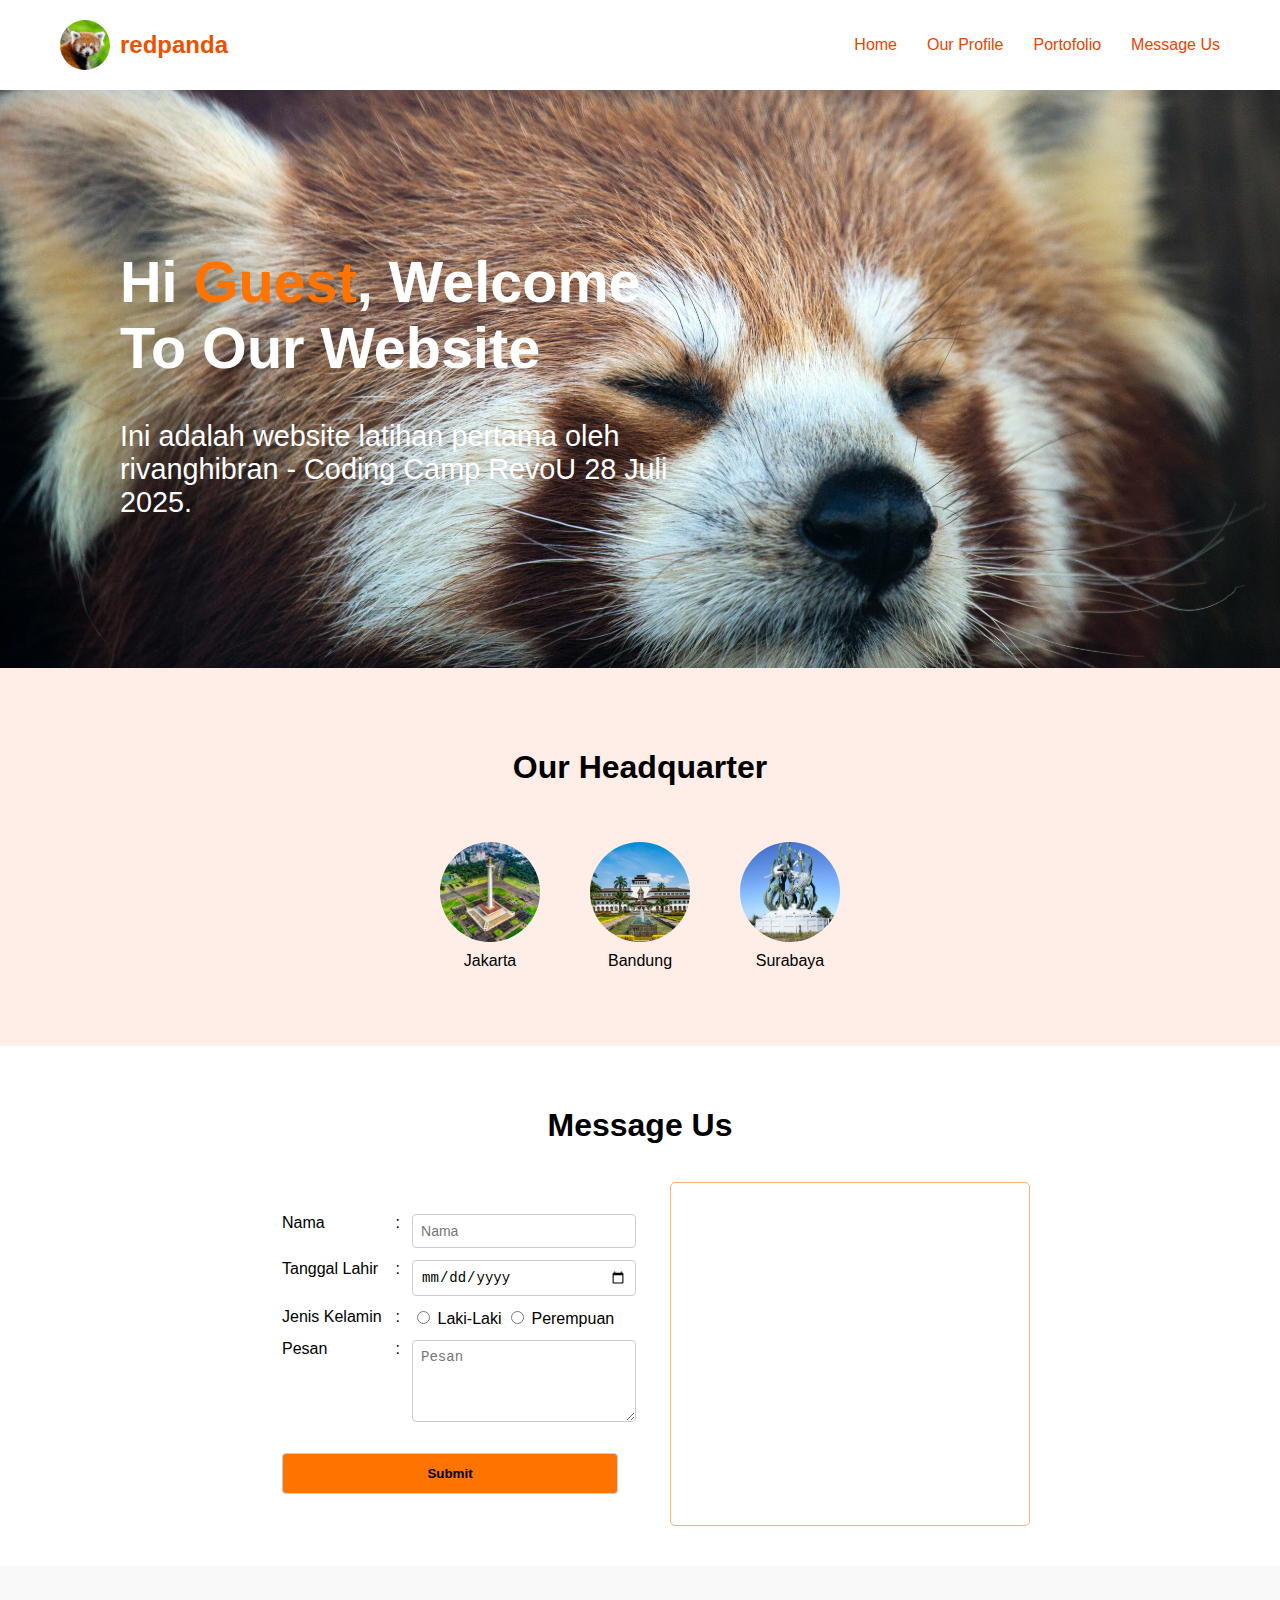
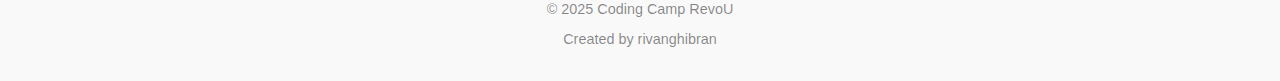
<file: index.html>
<!DOCTYPE html>
<html lang="en">
<head>
    <meta charset="UTF-8">
    <meta name="viewport" content="width=device-width, initial-scale=1.0">
    <title>redpanda</title>
    <!-- <script src="https://cdn.jsdelivr.net/npm/@tailwindcss/browser@4"></script> -->
    <link rel="stylesheet" href="css/style.css">
</head>
<body>
    <header>
        <nav class="navbar">
            <a href="#"class="logo"><img href="#" class="logoimg" src="img/rplogo.png" alt="logo">redpanda</a>
            <ul>
                <li><a href="#">Home</a></li>
                <li><a href="profile.html">Our Profile</a></li>
                <li><a href="#">Portofolio</a></li>
                <li><a href="#message">Message Us</a></li>
            </ul>
        </nav>
    </header>
    <!-- <hr> -->
    <main>
        <section class="firstsect" id="home">
            <div class="welcoming">
                <h1>Hi <span class="welcomename" id="welcomename"></span>, Welcome To Our Website</h1>
                <p>Ini adalah website latihan pertama oleh rivanghibran - Coding Camp RevoU 28 Juli 2025.</p>
            </div>
        </section>
        <section class="secondsect" id="profile">
            <h1>Our Headquarter</h1>
            <br>
            <ul>
                <li><img src="img/monas.jpg" alt="monas">Jakarta</li>
                <li><img src="img/bdg.jpg" alt="bandung">Bandung</li>
                <li><img src="img/surabaya.jpg" alt="surabaya">Surabaya</li>
            </ul>
        </section>
        <section class="thirdsect" id="message">
            <h1>Message Us</h1>
            <br>
            <div class="form-container">
            <form id="messageForm">
                <table>
                <tr>
                    <td><label for="name">Nama</label></td>
                    <td>:</td>
                    <td><input type="text" id="name" name="name" placeholder="Nama" required></td>
                </tr>
                <tr>
                    <td><label for="tanggallahir">Tanggal Lahir</label></td>
                    <td>:</td>
                    <td><input type="date" id="tanggallahir" name="tanggallahir" required></td>
                </tr>
                <tr>
                    <td><label>Jenis Kelamin</label></td>
                    <td>:</td>
                    <td>
                    <input type="radio" id="laki-laki" name="jeniskelamin" value="Laki - Laki" required>
                    <label for="laki-laki">Laki-Laki</label>
                    <input type="radio" id="perempuan" name="jeniskelamin" value="Perempuan">
                    <label for="perempuan">Perempuan</label>
                    </td>
                </tr>
                <tr>
                    <td><label for="pesan">Pesan</label></td>
                    <td>:</td>
                    <td><textarea id="pesan" name="pesan" rows="4" placeholder="Pesan" required></textarea></td>
                </tr>
                <tr>
                    <td colspan="3" style="text-align: center;"><button type="submit">Submit</button></td>
                </tr>
                </table>
            </form>

            <div class="result">
                <div id="result-form"></div>
            </div>
            </div>
        </section>
    </main>
    <footer>
        <p>&copy; 2025 Coding Camp RevoU</p>
        <p>Created by rivanghibran</p>
    </footer>
    <script src="js/script.js"></script>
</body>
</html>
</file>
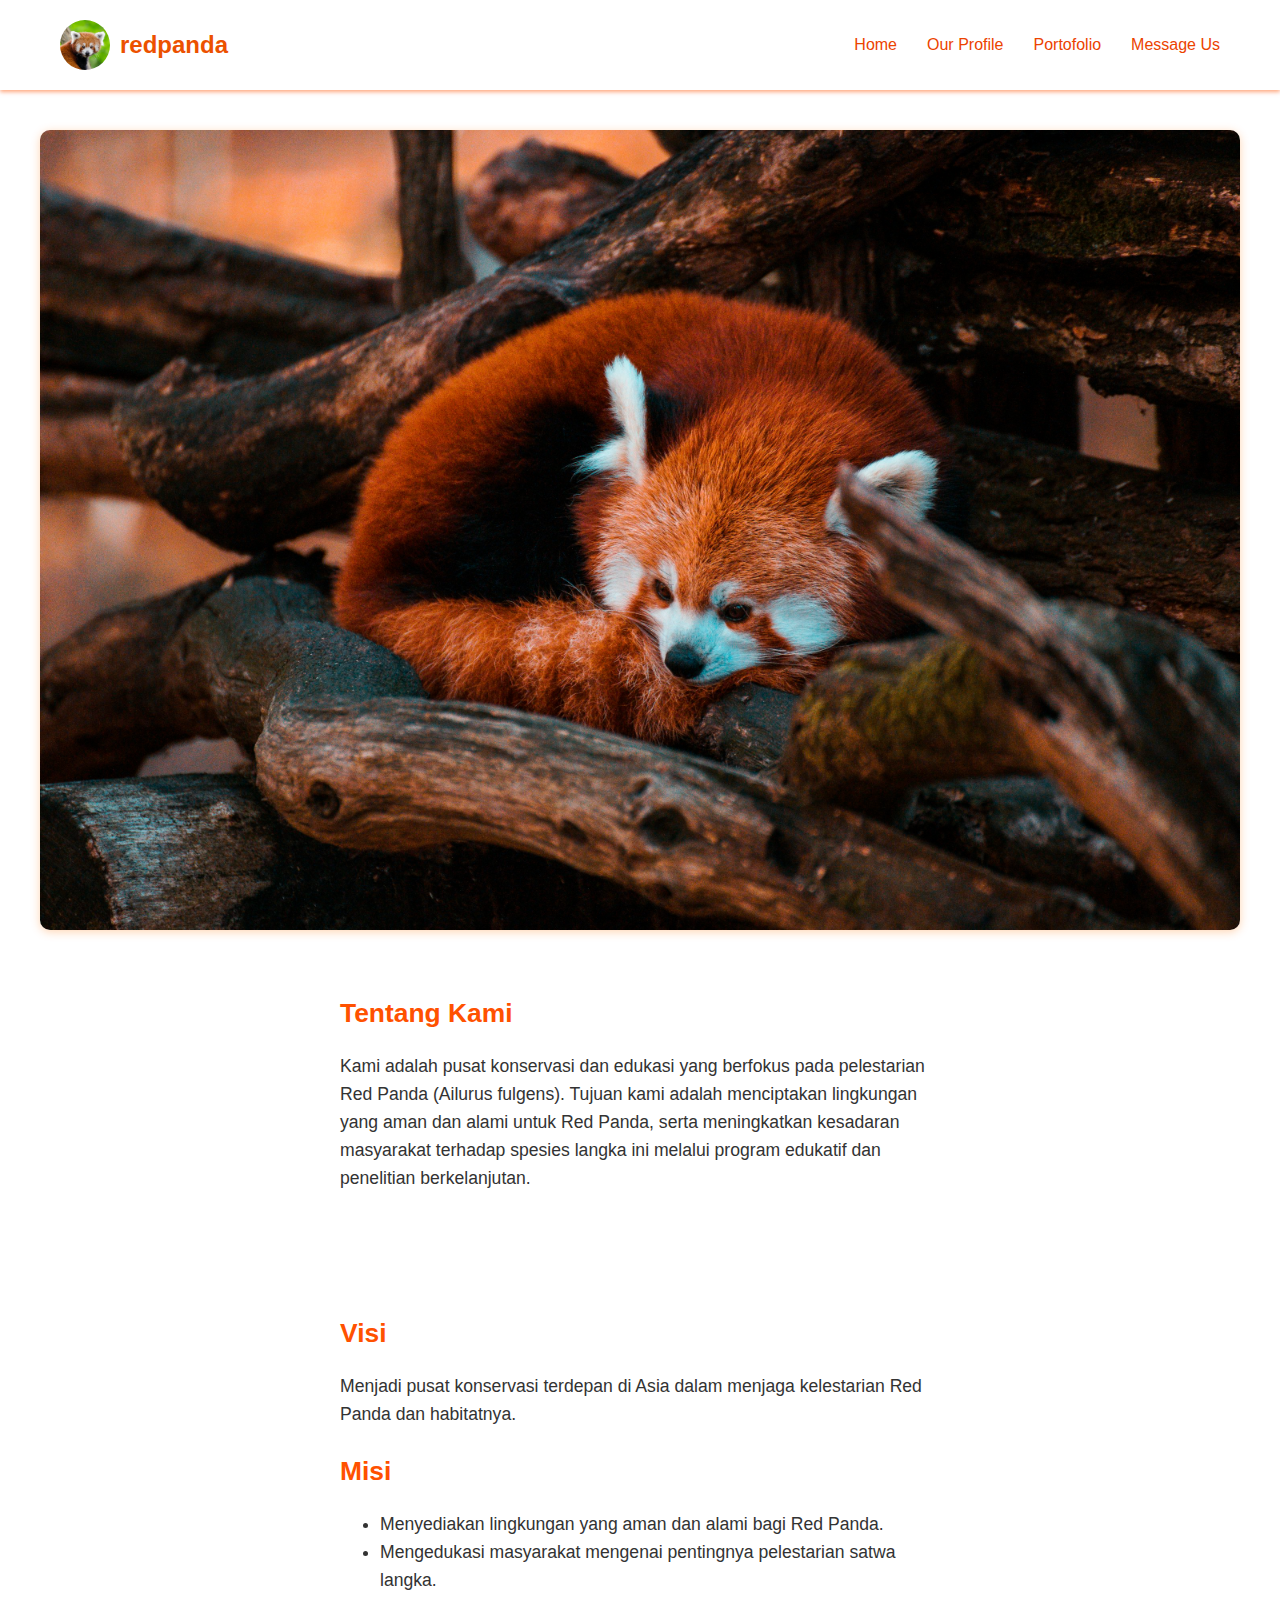
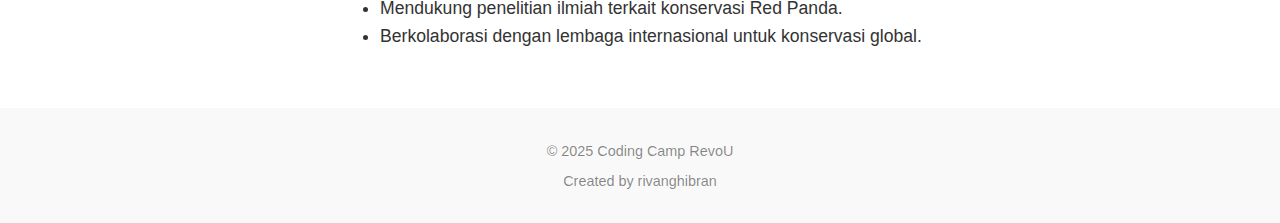
<file: profile.html>
<!DOCTYPE html>
<html lang="en">
<head>
    <meta charset="UTF-8">
    <meta name="viewport" content="width=device-width, initial-scale=1.0">
    <title>Profile</title>
    <link rel="stylesheet" href="css/style.css">
</head>

<body>
    <header>
        <nav class="navbar">
            <a href="#"class="logo"><img href="#" class="logoimg" src="img/rplogo.png" alt="logo">redpanda</a>
            <ul>
                <li><a href="index.html">Home</a></li>
                <li><a href="#">Our Profile</a></li>
                <li><a href="#">Portofolio</a></li>
                <li><a href="index.html#message">Message Us</a></li>
            </ul>
        </nav>
    </header>
    <main>
        <section class="about">
            <img class="banner" src="img/rpbanner.jpeg" alt="Company Banner">
            <div class="content">
                <h2>Tentang Kami</h2>
                   <p>
                        Kami adalah pusat konservasi dan edukasi yang berfokus pada pelestarian Red Panda (Ailurus fulgens). 
                        Tujuan kami adalah menciptakan lingkungan yang aman dan alami untuk Red Panda, serta meningkatkan 
                        kesadaran masyarakat terhadap spesies langka ini melalui program edukatif dan penelitian berkelanjutan.
                    </p>
            </div>
            </section>

            <section class="vision-mission">
            <div class="content">
                <h2>Visi</h2>
                <p>
                    Menjadi pusat konservasi terdepan di Asia dalam menjaga kelestarian Red Panda dan habitatnya.
                </p>
                <h2>Misi</h2>
                <ul>
                    <li>Menyediakan lingkungan yang aman dan alami bagi Red Panda.</li>
                    <li>Mengedukasi masyarakat mengenai pentingnya pelestarian satwa langka.</li>
                    <li>Mendukung penelitian ilmiah terkait konservasi Red Panda.</li>
                    <li>Berkolaborasi dengan lembaga internasional untuk konservasi global.</li>
                </ul>
            </div>
        </section>

    </main>
    <footer>
        <p>&copy; 2025 Coding Camp RevoU</p>
        <p>Created by rivanghibran</p>
    </footer>
</body>
</html>
</file>
<file: css/style.css>
body {
    margin: 0;
    font-family: Arial, sans-serif;
}

/* Navbar */
.navbar {
    display: flex;
    justify-content: space-between;
    align-items: center;
    background-color: white;
    box-shadow: 0 2px 4px rgba(255, 81, 0, 0.5);
    padding: 20px 60px;
}

.navbar .logo {
    color: rgb(236, 81, 0);
    font-size: 1.5em;
    font-weight: bold;
    text-align: center;
    text-decoration: none;
    display: flex;
    align-items: center;
}

.navbar .logo:hover {
    color: rgb(255, 115, 0);
    text-shadow: #ff0000 0px 0px 1px;
}

.navbar .logoimg {
    width: 50px;
    height: 50px;
    border-radius: 50%;
    margin-right: 10px;
}

.navbar .logoimg:hover {
    transform: scale(1.1);
    transition: transform 0.3s;
}
.navbar ul {
    list-style: none;
    margin: 0;
    padding: 0;
    display: flex;
}

.navbar ul li {
    margin-left: 30px;
}

.navbar ul li a {
    color: rgb(236, 67, 0);
    text-decoration: none;
    font-size: 1em;
    transition: color 0.3s;
}

.navbar ul li a:hover {
    color: rgb(255, 115, 0);
}

/* Welcome section */
.firstsect {
    background-image: url('../img/redpanda2.jpg');
    background-size: cover;
    background-position: center;
    height: 578px;
    display: flex;
    align-items: center;
    padding-left: 120px;
}

.welcoming {
    color: white;
    font-size: 1.8em;
    max-width: 600px;
}

.welcomename {
    color: rgb(255, 115, 0);
    font-weight: bold;
}
/* Headquarters */
.secondsect {
    background-color: #ff480018;
    padding: 60px 20px;
    text-align: center;
}

.secondsect ul {
    display: flex;
    justify-content: center;
    gap: 50px;
    list-style: none;
    padding: 0;
}

.secondsect ul li {
    display: flex;
    flex-direction: column;
    align-items: center;
}

.secondsect ul li img {
    width: 100px;
    height: 100px;
    background-color: #ddd;
    border-radius: 50%;
    margin-bottom: 10px;
}

.secondsect ul li img:hover {
    transform: scale(1.1);
    transition: transform 0.3s;
}

.thirdsect {
  background-color: #ffffff;
  padding: 40px;
  font-family: Arial, sans-serif;
}

.thirdsect h1 {
  text-align: center;
  margin-bottom: 20px;
}

.form-container {
  display: flex;
  justify-content: center;
  align-items: stretch;
  gap: 20px;
  flex-wrap: wrap;
  max-width: 900px;
  margin: 0 auto;
}

form {
  flex: 1;
  max-width: 400px;
  display: flex;
  flex-direction: column;
  justify-content: space-between;
  border: 1px solid #cccccc00;
  padding: 20px;
  box-sizing: border-box;
}

form table {
  border-spacing: 10px;
}

form td {
  vertical-align: top;
}

form input[type="text"],
form input[type="date"],
form textarea {
  width: 100%;
  padding: 8px;
  font-size: 14px;
  border: 1px solid #ccc;
  border-radius: 4px;
}

form input[type="text"]:focus,
form input[type="date"]:focus,
form textarea:focus {
    border-color: rgb(255, 115, 0);
    outline: none;
}

form textarea {
  resize: vertical;
}

form button {
  width: 100%; /* full-width */
  padding: 12px;
  background-color: rgb(255, 115, 0);
  border: 1px solid #ccc;
  border-radius: 4px;
  cursor: pointer;
  font-weight: bold;
  margin-top: 15px;
}

form button:hover {
  background-color:  rgb(236, 67, 0);
  color: white;
  transition: 0.3s;
}

.result {
  flex: 1;
  max-width: 360px;
  border: 1px solid rgba(255, 115, 0, 0.57);
  border-radius: 5px;
  padding: 20px;
  box-sizing: border-box;
  font-size: 14px;
  display: flex;
  align-items: flex-start;
  justify-content: flex-start;
}

.result b {
  display: inline-block;
  width: 120px;
}

/* Our Profile */
.heading {
    background-color: #ff480018;
    padding: 60px 20px;
    text-align: center;
}

.about, .vision-mission {
    padding: 40px 20px;
    display: flex;
    justify-content: center;
    align-items: center;
    gap: 40px;
    flex-wrap: wrap;
    max-width: 1200px;
    margin: 0 auto;
    text-align: left;
}

.about .banner {
    max-width: 100%;
    height: auto;
    border-radius: 10px;
    box-shadow: 0 2px 10px rgba(255, 115, 0, 0.3);
}

/* Text content */
.about .content,
.vision-mission .content {
    flex: 1;
    min-width: 280px;
    max-width: 600px;
    font-size: 1.1em;
    color: #333;
    line-height: 1.6;
}

.about .content h2,
.vision-mission .content h2 {
    color: rgb(255, 81, 0);
    margin-bottom: 10px;
}

/* Footer */
footer {
    background-color: #bbbbbb17;
    color: rgba(0, 0, 0, 0.466);
    text-align: center;
    padding: 20px 0;
    font-size: 0.9em;
}

/* Responsive Design *//* Responsive Design */
@media (max-width: 768px) {
    .navbar {
        flex-direction: column;
        align-items: flex-start;
        padding: 16px;
    }

    .navbar ul {
        flex-direction: column;
        gap: 12px;
        margin-top: 12px;
        width: 100%;
    }

    .navbar ul li {
        margin-left: 0;
    }

    .firstsect {
        padding-left: 0;
        justify-content: center;
        text-align: center;
        height: auto;
        min-height: 300px;
    }

    .welcoming {
        font-size: 1.2em;
        padding: 20px 0;
    }

    .secondsect ul {
        flex-direction: column;
        gap: 24px;
        align-items: center;
    }

    .secondsect ul li {
        width: 100%;
        max-width: 300px;
    }

    .thirdsect {
        padding: 20px 5px;
    }

    .form-container {
        flex-direction: column;
        align-items: stretch;
        gap: 16px;
        max-width: 100%;
    }

    form {
        width: 100%;
        max-width: 100%;
        padding: 12px;
    }

    .result {
        max-width: 100%;
        padding: 12px;
    }

    .about, .vision-mission {
        flex-direction: column;
        gap: 20px;
        padding: 20px 5px;
        text-align: center;
    }
}
</file>
